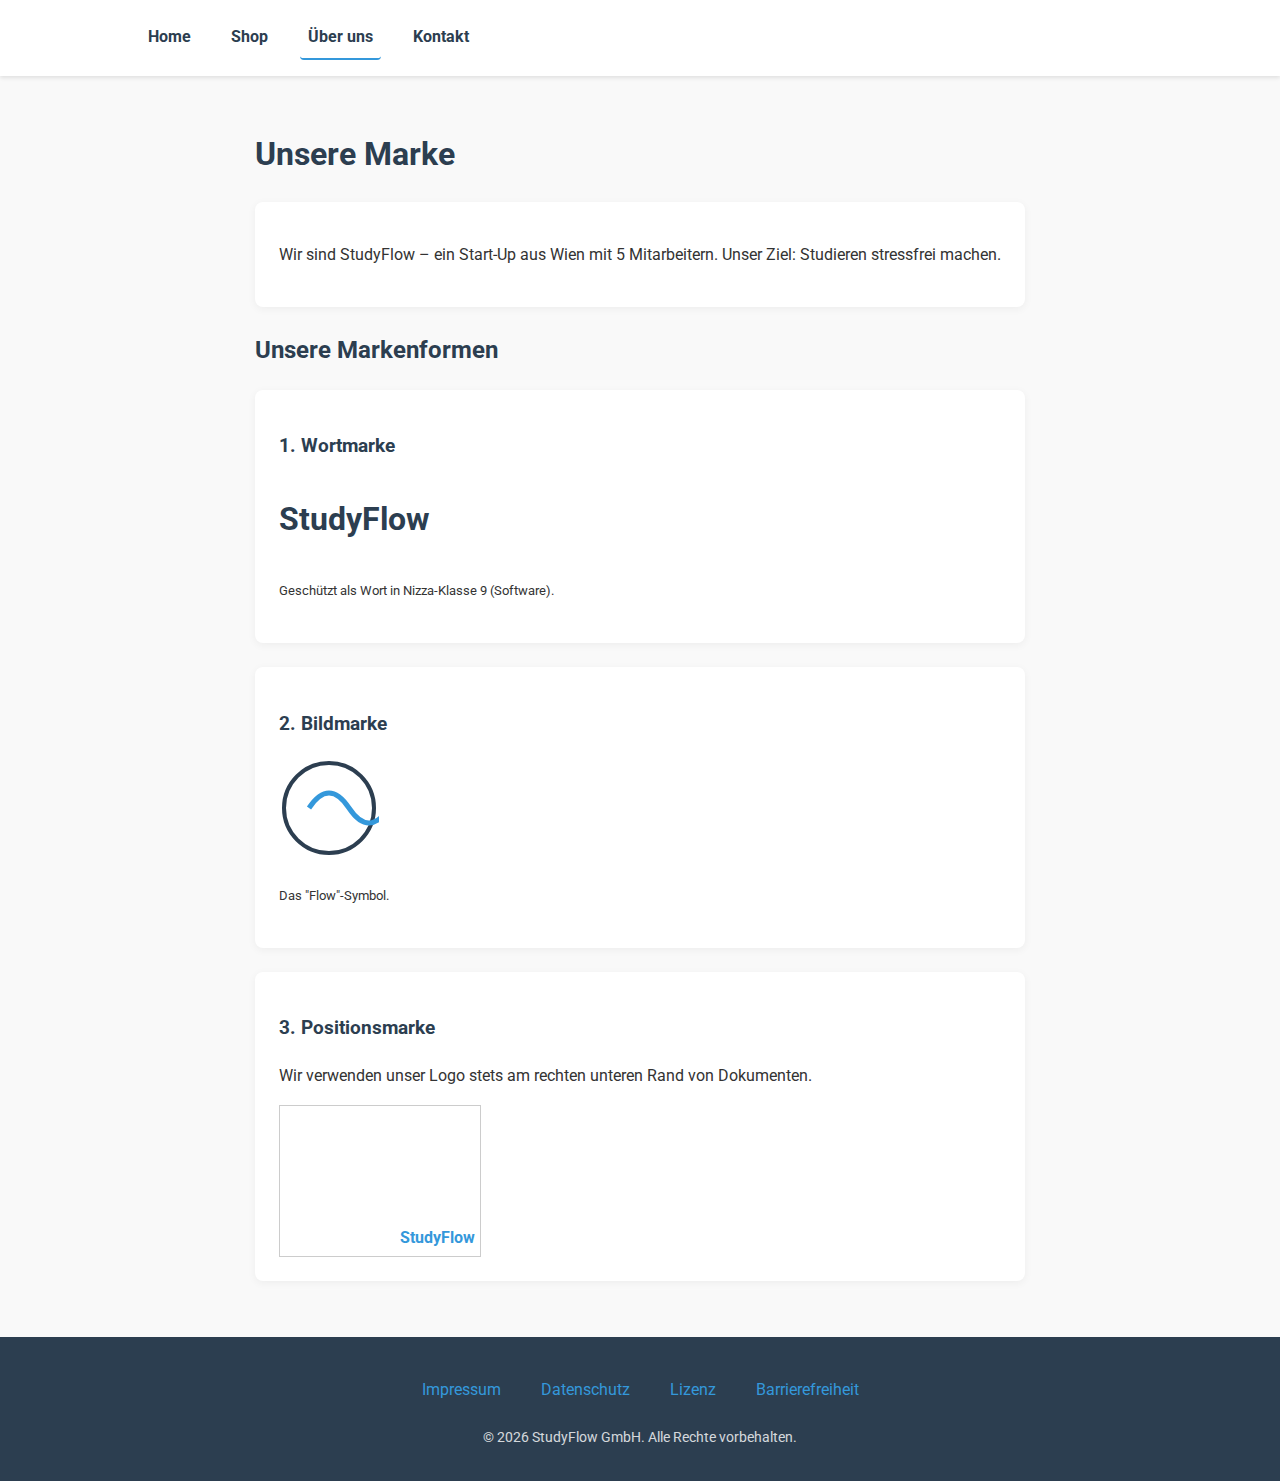
<file: about.html>
<!DOCTYPE html>
<html lang="de">

<head>
    <meta charset="UTF-8">
    <title>Über uns – StudyFlow</title>
    <link rel="stylesheet" href="assets/style.css">
</head>

<body>

    <header>
        <nav>
            <a href="index.html">Home</a>
            <a href="shop.html">Shop</a>
            <a href="about.html" aria-current="page">Über uns</a>
            <a href="kontakt.html">Kontakt</a>
        </nav>
    </header>

    <main>
        <h1>Unsere Marke</h1>
        <div class="card">
            <p>Wir sind StudyFlow – ein Start-Up aus Wien mit 5 Mitarbeitern. Unser Ziel: Studieren stressfrei machen.
            </p>
        </div>

        <h2>Unsere Markenformen</h2>

        <div class="card">
            <h3>1. Wortmarke</h3>
            <p style="font-family: 'Roboto', sans-serif; font-size: 2rem; font-weight: bold; color: #2C3E50;">
                StudyFlow
            </p>
            <p><small>Geschützt als Wort in Nizza-Klasse 9 (Software).</small></p>
        </div>

        <div class="card">
            <h3>2. Bildmarke</h3>
            <svg width="100" height="100" viewBox="0 0 100 100" xmlns="http://www.w3.org/2000/svg" role="img"
                aria-label="StudyFlow Bildmarke">
                <circle cx="50" cy="50" r="45" stroke="#2C3E50" stroke-width="4" fill="none" />
                <path d="M30 50 Q 50 20, 70 50 T 110 50" stroke="#3498DB" stroke-width="5" fill="none" />
            </svg>
            <p><small>Das "Flow"-Symbol.</small></p>
        </div>

        <div class="card">
            <h3>3. Positionsmarke</h3>
            <p>Wir verwenden unser Logo stets am rechten unteren Rand von Dokumenten.</p>
            <div style="border: 1px solid #ccc; width: 200px; height: 150px; position: relative; background: white;">
                <span
                    style="position: absolute; bottom: 5px; right: 5px; color: #3498DB; font-weight:bold;">StudyFlow</span>
            </div>
        </div>
    </main>

    <footer>
        <nav aria-label="Rechtliches">
            <a href="impressum.html">Impressum</a>
            <a href="datenschutz.html">Datenschutz</a>
            <a href="lizenz.html">Lizenz</a>
            <a href="barrierefreiheit.html">Barrierefreiheit</a>
        </nav>

        <p style="font-size: 0.9rem; margin: 0; opacity: 0.8;">
            &copy; 2026 StudyFlow GmbH. Alle Rechte vorbehalten.
        </p>
    </footer>

</body>

</html>
</file>
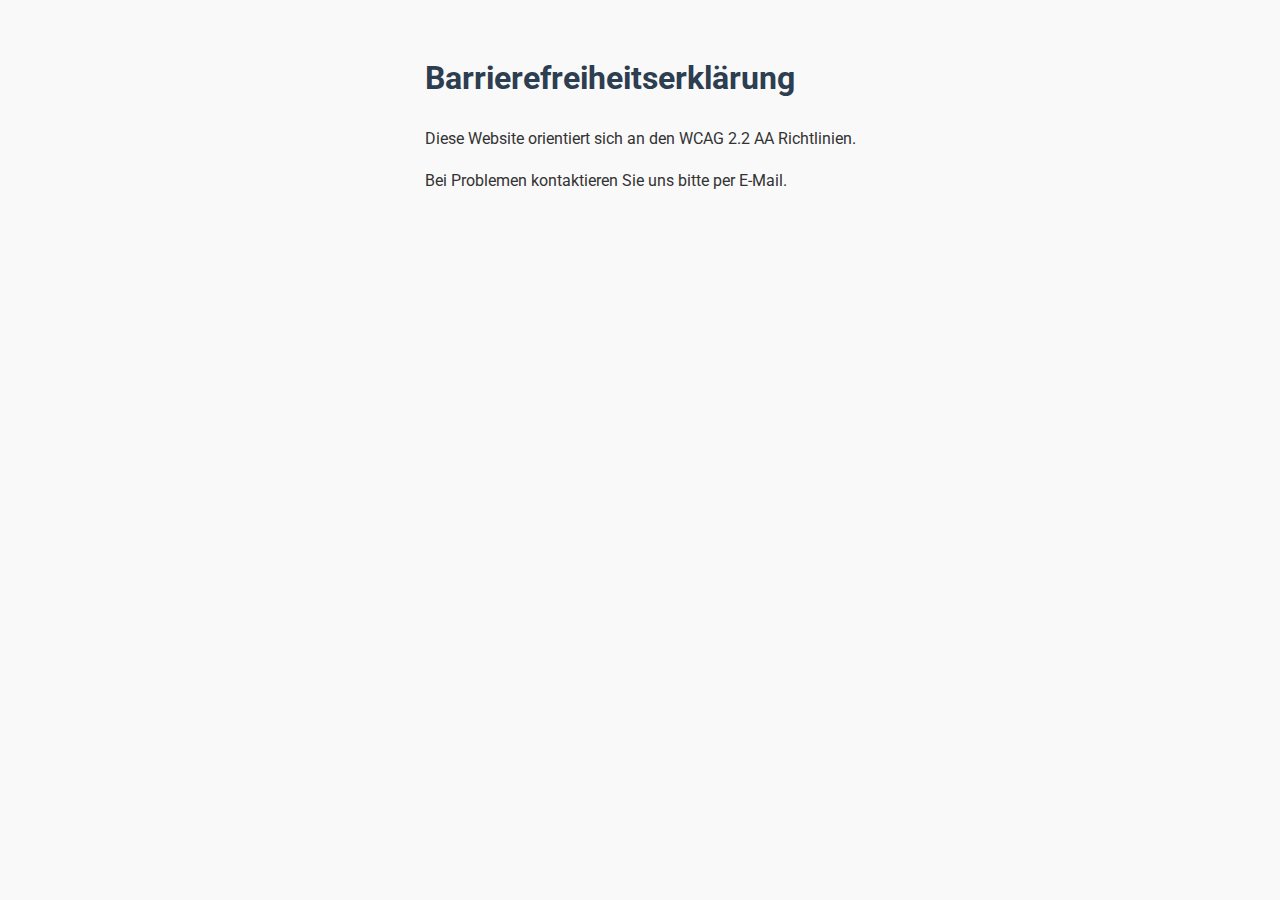
<file: barrierefreiheit.html>
<!DOCTYPE html>
<html lang="de">
<head>
  <meta charset="UTF-8">
  <title>Barrierefreiheit – StudyFlow</title>
  <link rel="stylesheet" href="assets/css/style.css">
</head>
<body>

<main>
  <h1>Barrierefreiheitserklärung</h1>
  <p>Diese Website orientiert sich an den WCAG 2.2 AA Richtlinien.</p>
  <p>Bei Problemen kontaktieren Sie uns bitte per E-Mail.</p>
</main>

</body>
</html>
</file>
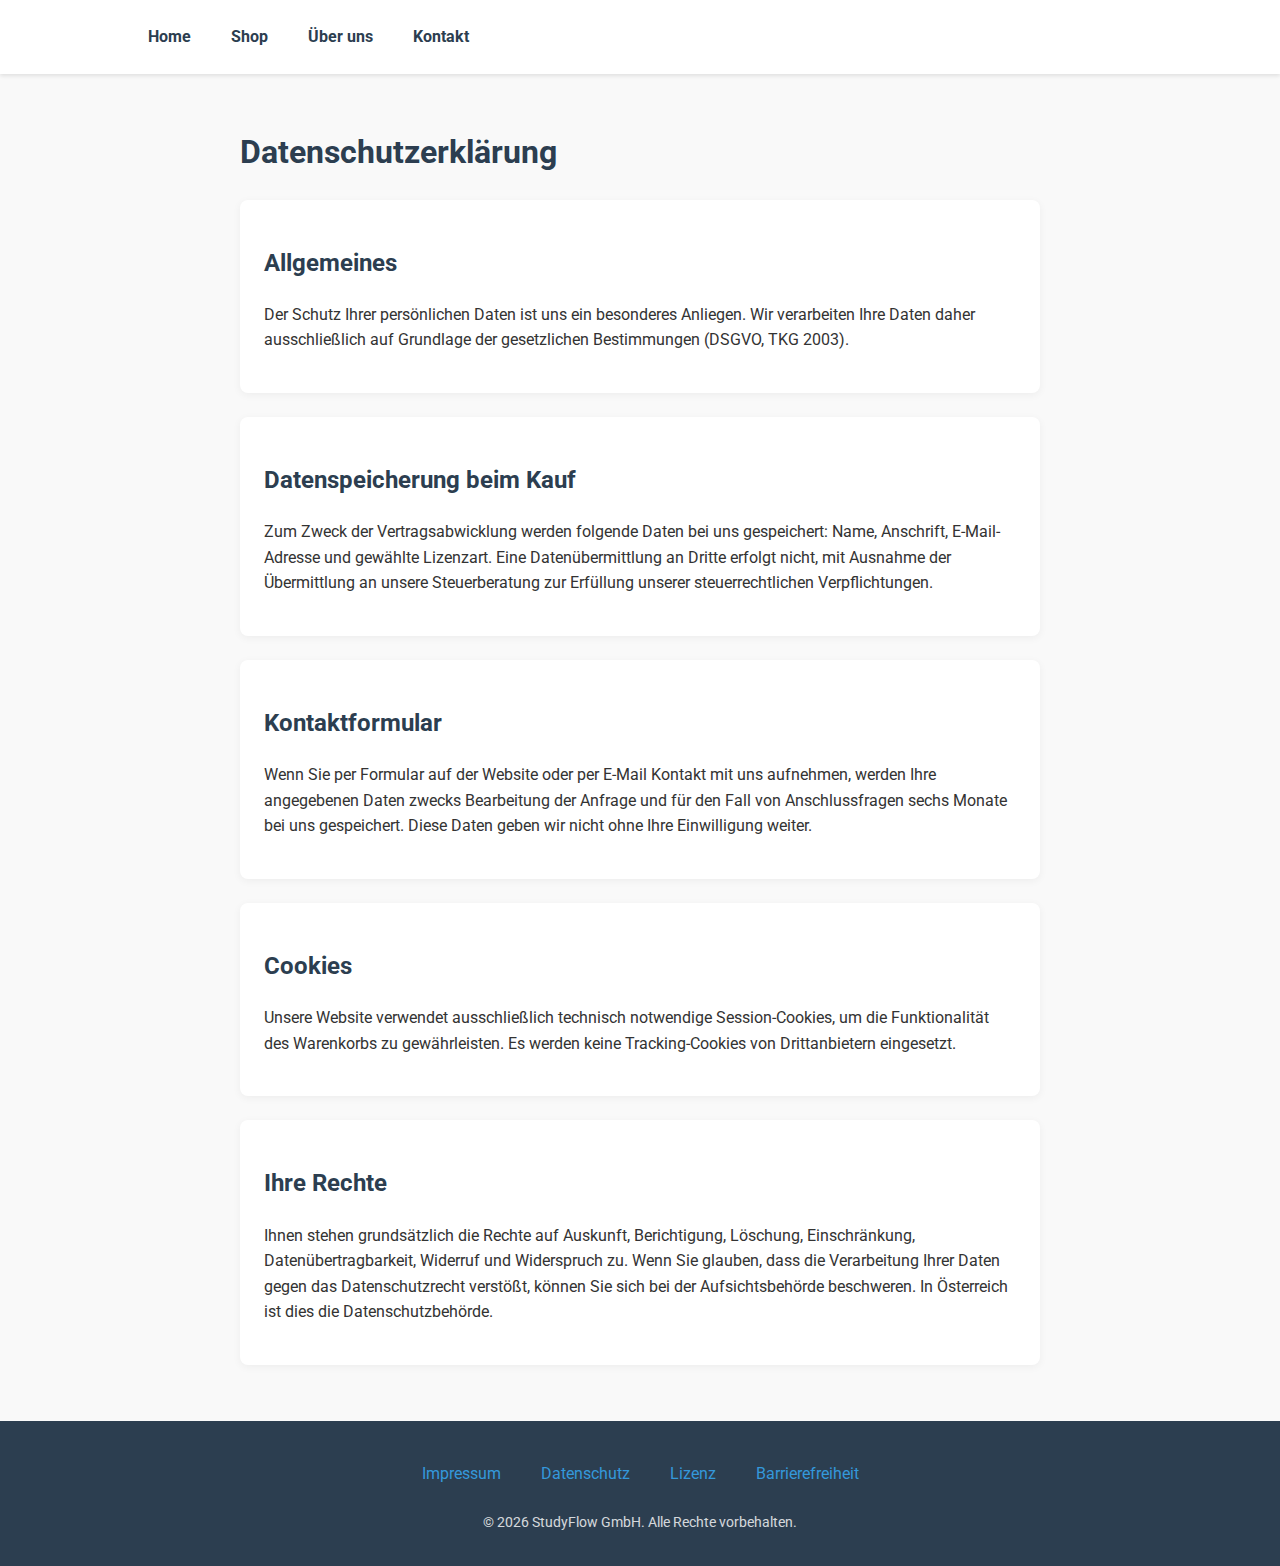
<file: datenschutz.html>
<!DOCTYPE html>
<html lang="de">

<head>
    <meta charset="UTF-8">
    <title>Datenschutz – StudyFlow</title>
    <link rel="stylesheet" href="assets/style.css">
</head>

<body>

    <header>
        <nav>
            <a href="index.html">Home</a>
            <a href="shop.html">Shop</a>
            <a href="about.html">Über uns</a>
            <a href="kontakt.html">Kontakt</a>
        </nav>
    </header>

    <main>
        <h1>Datenschutzerklärung</h1>

        <div class="card">
            <h2>Allgemeines</h2>
            <p>Der Schutz Ihrer persönlichen Daten ist uns ein besonderes Anliegen. Wir verarbeiten Ihre Daten daher
                ausschließlich auf Grundlage der gesetzlichen Bestimmungen (DSGVO, TKG 2003).</p>
        </div>

        <div class="card">
            <h2>Datenspeicherung beim Kauf</h2>
            <p>Zum Zweck der Vertragsabwicklung werden folgende Daten bei uns gespeichert: Name, Anschrift,
                E-Mail-Adresse und gewählte Lizenzart. Eine Datenübermittlung an Dritte erfolgt nicht, mit Ausnahme der
                Übermittlung an unsere Steuerberatung zur Erfüllung unserer steuerrechtlichen Verpflichtungen.</p>
        </div>

        <div class="card">
            <h2>Kontaktformular</h2>
            <p>Wenn Sie per Formular auf der Website oder per E-Mail Kontakt mit uns aufnehmen, werden Ihre angegebenen
                Daten zwecks Bearbeitung der Anfrage und für den Fall von Anschlussfragen sechs Monate bei uns
                gespeichert. Diese Daten geben wir nicht ohne Ihre Einwilligung weiter.</p>
        </div>

        <div class="card">
            <h2>Cookies</h2>
            <p>Unsere Website verwendet ausschließlich technisch notwendige Session-Cookies, um die Funktionalität des
                Warenkorbs zu gewährleisten. Es werden keine Tracking-Cookies von Drittanbietern eingesetzt.</p>
        </div>

        <div class="card">
            <h2>Ihre Rechte</h2>
            <p>Ihnen stehen grundsätzlich die Rechte auf Auskunft, Berichtigung, Löschung, Einschränkung,
                Datenübertragbarkeit, Widerruf und Widerspruch zu. Wenn Sie glauben, dass die Verarbeitung Ihrer Daten
                gegen das Datenschutzrecht verstößt, können Sie sich bei der Aufsichtsbehörde beschweren. In Österreich
                ist dies die Datenschutzbehörde.</p>
        </div>
    </main>

    <footer>
        <nav aria-label="Rechtliches">
            <a href="impressum.html">Impressum</a>
            <a href="datenschutz.html">Datenschutz</a>
            <a href="lizenz.html">Lizenz</a>
            <a href="barrierefreiheit.html">Barrierefreiheit</a>
        </nav>

        <p style="font-size: 0.9rem; margin: 0; opacity: 0.8;">
            &copy; 2026 StudyFlow GmbH. Alle Rechte vorbehalten.
        </p>
    </footer>

</body>

</html>
</file>
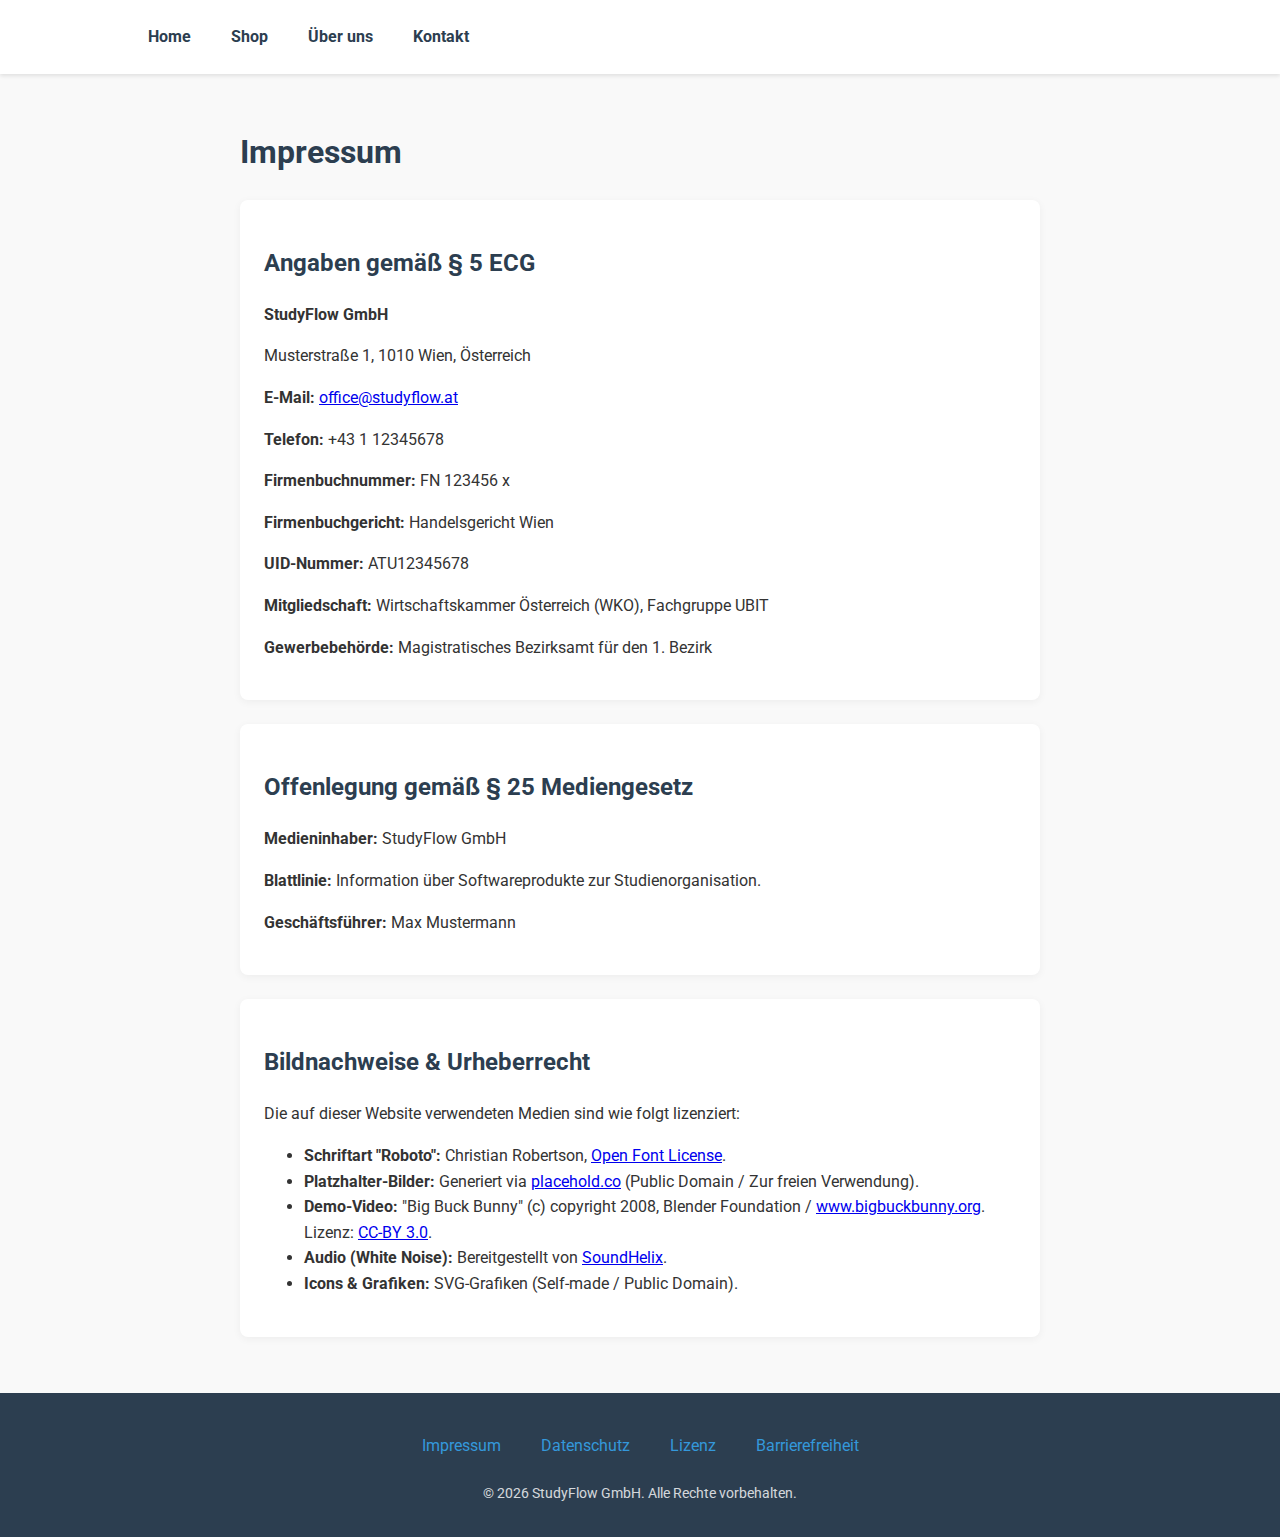
<file: impressum.html>
<!DOCTYPE html>
<html lang="de">

<head>
    <meta charset="UTF-8">
    <title>Impressum – StudyFlow</title>
    <link rel="stylesheet" href="assets/style.css">
</head>

<body>

    <header>
        <nav>
            <a href="index.html">Home</a>
            <a href="shop.html">Shop</a>
            <a href="about.html">Über uns</a>
            <a href="kontakt.html">Kontakt</a>
        </nav>
    </header>

    <main>
        <h1>Impressum</h1>

        <section class="card">
            <h2>Angaben gemäß § 5 ECG</h2>
            <p><strong>StudyFlow GmbH</strong></p>
            <p>Musterstraße 1, 1010 Wien, Österreich</p>
            <p><strong>E-Mail:</strong> <a href="mailto:office@studyflow.at">office@studyflow.at</a></p>
            <p><strong>Telefon:</strong> +43 1 12345678</p>

            <p><strong>Firmenbuchnummer:</strong> FN 123456 x</p>
            <p><strong>Firmenbuchgericht:</strong> Handelsgericht Wien</p>
            <p><strong>UID-Nummer:</strong> ATU12345678</p>

            <p><strong>Mitgliedschaft:</strong> Wirtschaftskammer Österreich (WKO), Fachgruppe UBIT</p>
            <p><strong>Gewerbebehörde:</strong> Magistratisches Bezirksamt für den 1. Bezirk</p>
        </section>

        <section class="card">
            <h2>Offenlegung gemäß § 25 Mediengesetz</h2>
            <p><strong>Medieninhaber:</strong> StudyFlow GmbH</p>
            <p><strong>Blattlinie:</strong> Information über Softwareprodukte zur Studienorganisation.</p>
            <p><strong>Geschäftsführer:</strong> Max Mustermann</p>
        </section>

        <section class="card">
            <h2>Bildnachweise & Urheberrecht</h2>
            <p>Die auf dieser Website verwendeten Medien sind wie folgt lizenziert:</p>
            <ul>
                <li>
                    <strong>Schriftart "Roboto":</strong>
                    Christian Robertson, <a href="https://scripts.sil.org/OFL" target="_blank">Open Font License</a>.
                </li>

                <li>
                    <strong>Platzhalter-Bilder:</strong>
                    Generiert via <a href="https://placehold.co" target="_blank">placehold.co</a> (Public Domain / Zur
                    freien Verwendung).
                </li>

                <li>
                    <strong>Demo-Video:</strong>
                    "Big Buck Bunny" (c) copyright 2008, Blender Foundation /
                    <a href="https://www.bigbuckbunny.org" target="_blank">www.bigbuckbunny.org</a>.
                    Lizenz: <a href="https://creativecommons.org/licenses/by/3.0/" target="_blank">CC-BY 3.0</a>.
                </li>

                <li>
                    <strong>Audio (White Noise):</strong>
                    Bereitgestellt von <a href="https://www.soundhelix.com" target="_blank">SoundHelix</a>.
                </li>

                <li>
                    <strong>Icons & Grafiken:</strong>
                    SVG-Grafiken (Self-made / Public Domain).
                </li>
            </ul>
        </section>
    </main>

    <footer>
        <nav aria-label="Rechtliches">
            <a href="impressum.html">Impressum</a>
            <a href="datenschutz.html">Datenschutz</a>
            <a href="lizenz.html">Lizenz</a>
            <a href="barrierefreiheit.html">Barrierefreiheit</a>
        </nav>

        <p style="font-size: 0.9rem; margin: 0; opacity: 0.8;">
            &copy; 2026 StudyFlow GmbH. Alle Rechte vorbehalten.
        </p>
    </footer>

</body>

</html>
</file>
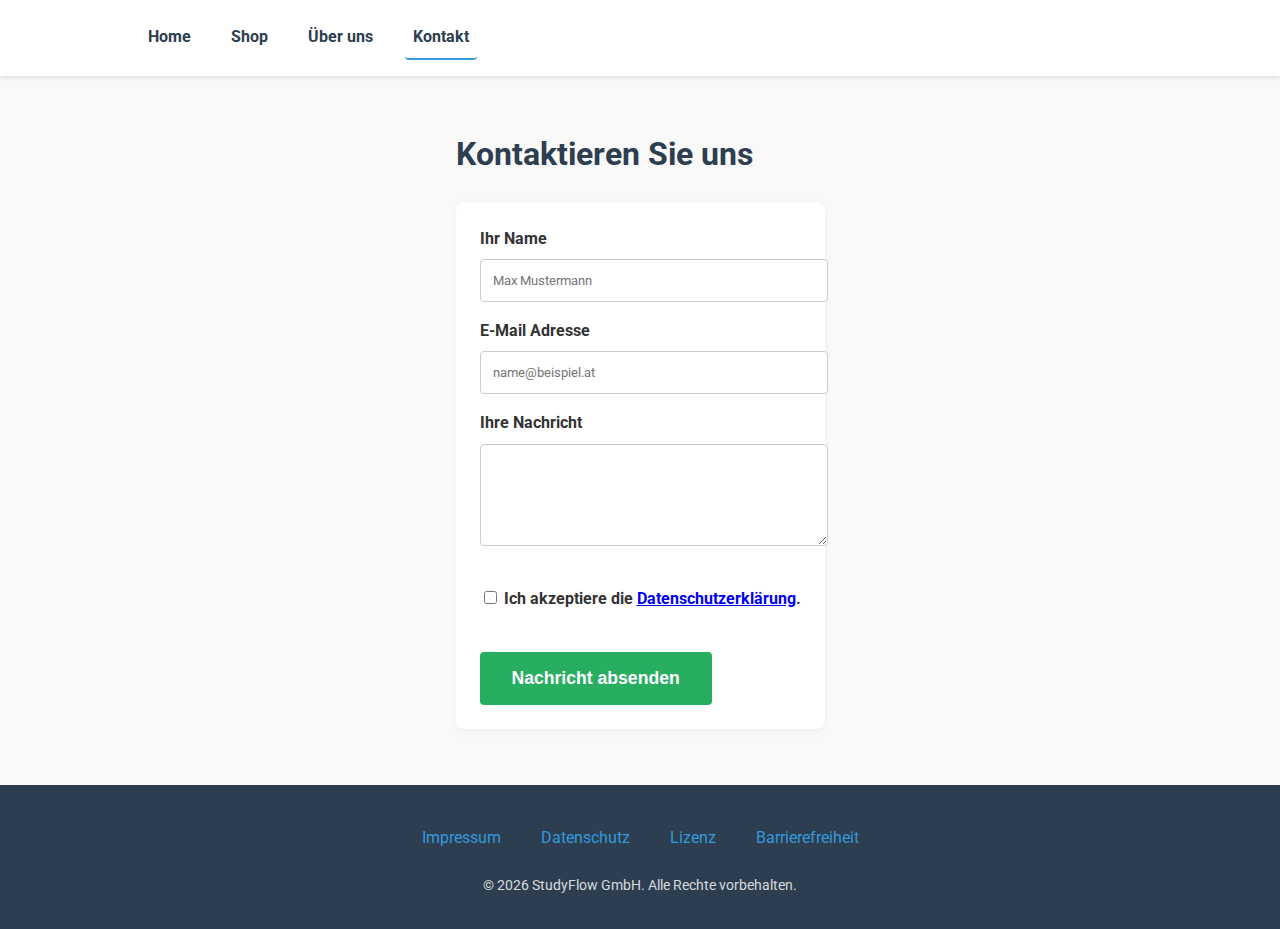
<file: kontakt.html>
<!DOCTYPE html>
<html lang="de">

<head>
    <meta charset="UTF-8">
    <title>Kontakt – StudyFlow</title>
    <link rel="stylesheet" href="assets/style.css">
</head>

<body>

    <header>
        <nav>
            <a href="index.html">Home</a>
            <a href="shop.html">Shop</a>
            <a href="about.html">Über uns</a>
            <a href="kontakt.html" aria-current="page">Kontakt</a>
        </nav>
    </header>

    <main>
        <h1>Kontaktieren Sie uns</h1>

        <div class="card">
            <form onsubmit="alert('Danke! Ihre Nachricht wurde an das (simulierte) Backend gesendet.'); return false;">

                <div>
                    <label for="name">Ihr Name</label>
                    <input type="text" id="name" name="name" required placeholder="Max Mustermann">
                </div>

                <div>
                    <label for="email">E-Mail Adresse</label>
                    <input type="email" id="email" name="email" required placeholder="name@beispiel.at">
                </div>

                <div>
                    <label for="message">Ihre Nachricht</label>
                    <textarea id="message" name="message" rows="5" required></textarea>
                </div>

                <div style="margin: 1rem 0;">
                    <input type="checkbox" id="dsgvo" required style="width:auto;">
                    <label for="dsgvo" style="display:inline;">Ich akzeptiere die <a
                            href="datenschutz.html">Datenschutzerklärung</a>.</label>
                </div>

                <button type="submit">Nachricht absenden</button>
            </form>
        </div>
    </main>

    <footer>
        <nav aria-label="Rechtliches">
            <a href="impressum.html">Impressum</a>
            <a href="datenschutz.html">Datenschutz</a>
            <a href="lizenz.html">Lizenz</a>
            <a href="barrierefreiheit.html">Barrierefreiheit</a>
        </nav>

        <p style="font-size: 0.9rem; margin: 0; opacity: 0.8;">
            &copy; 2026 StudyFlow GmbH. Alle Rechte vorbehalten.
        </p>
    </footer>

</body>

</html>
</file>
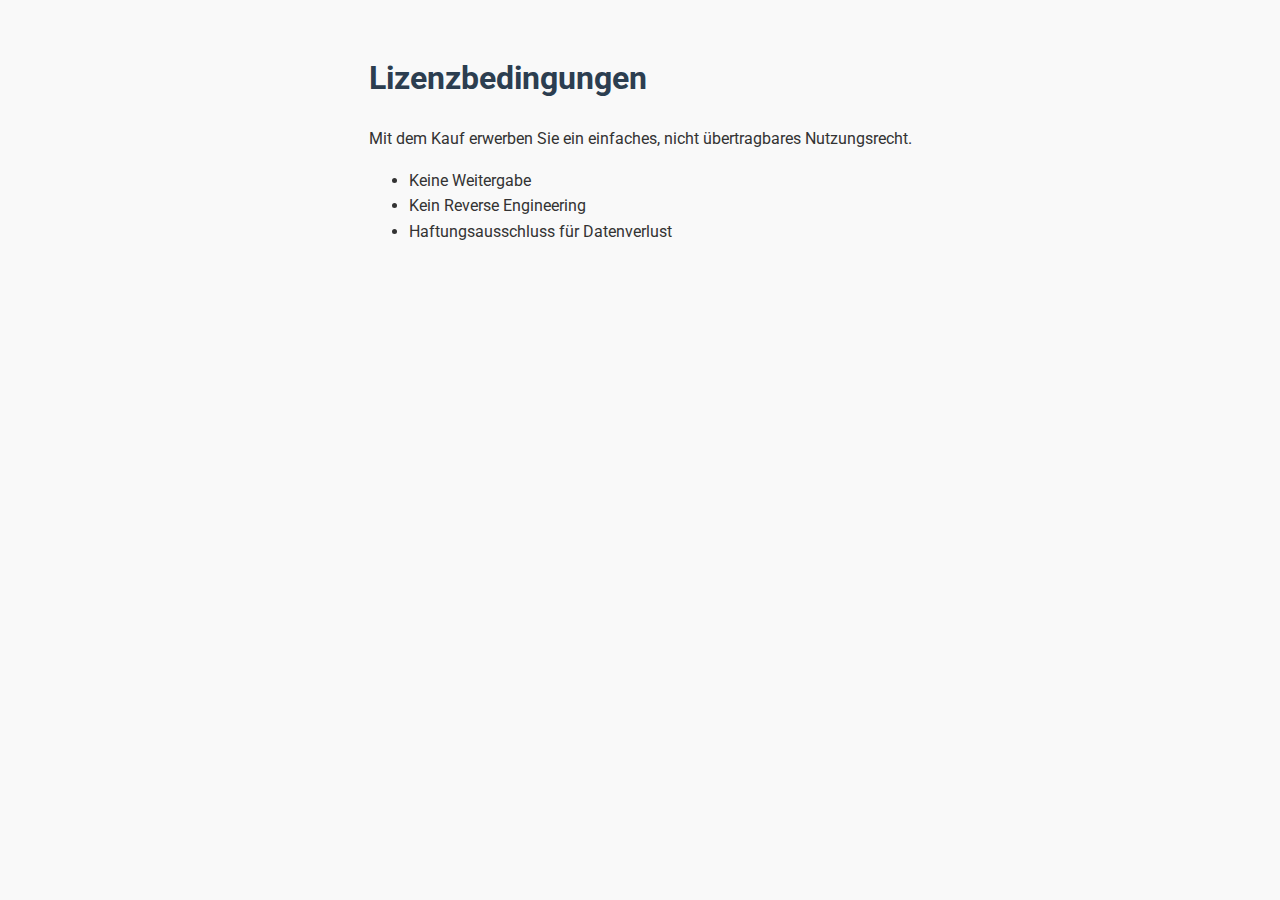
<file: lizenz.html>
<!DOCTYPE html>
<html lang="de">
<head>
  <meta charset="UTF-8">
  <title>Lizenz – StudyFlow</title>
  <link rel="stylesheet" href="assets/css/style.css">
</head>
<body>

<main>
  <h1>Lizenzbedingungen</h1>
  <p>Mit dem Kauf erwerben Sie ein einfaches, nicht übertragbares Nutzungsrecht.</p>
  <ul>
    <li>Keine Weitergabe</li>
    <li>Kein Reverse Engineering</li>
    <li>Haftungsausschluss für Datenverlust</li>
  </ul>
</main>

</body>
</html>
</file>
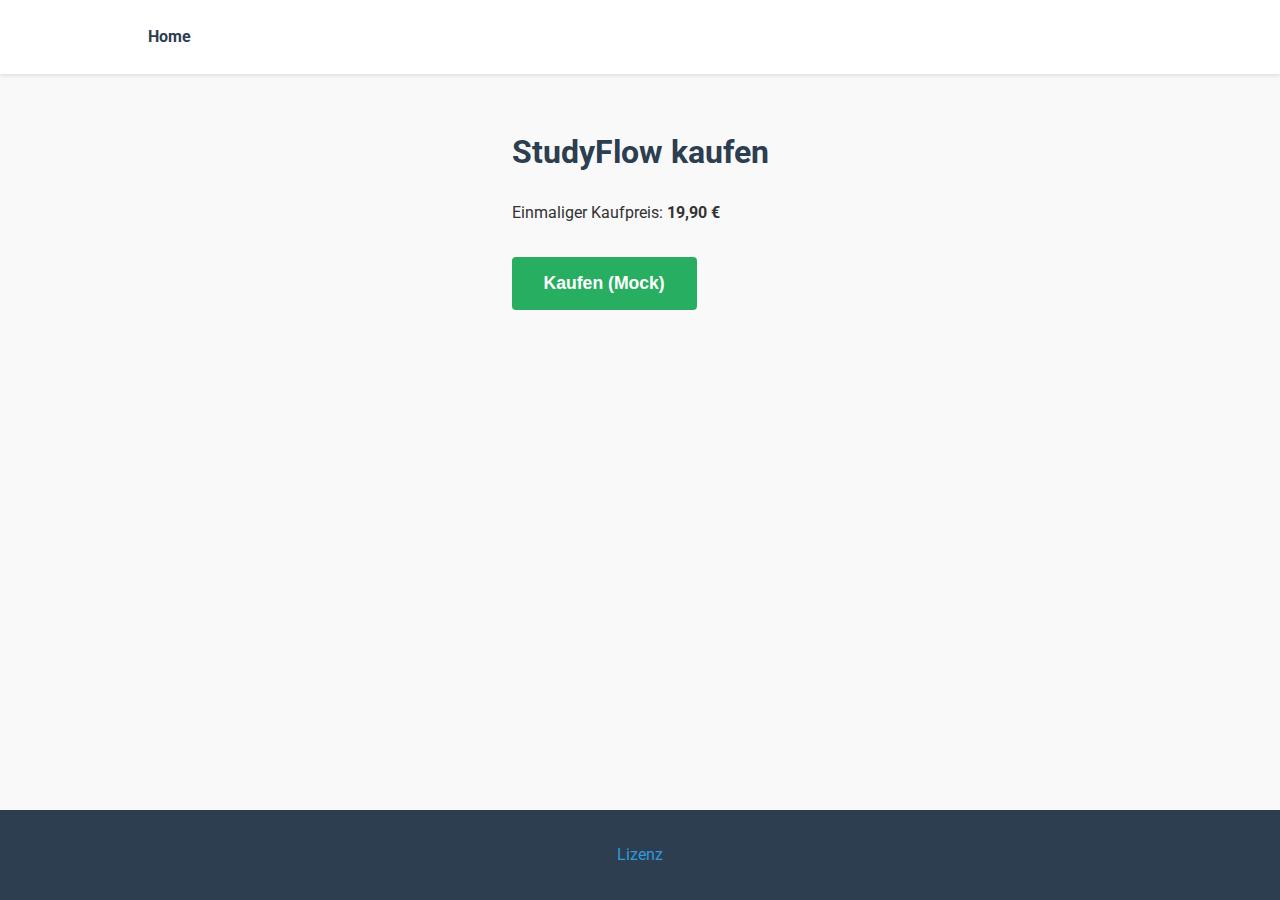
<file: shop.html>
<!DOCTYPE html>
<html lang="de">
<head>
  <meta charset="UTF-8">
  <title>Shop – StudyFlow</title>
  <link rel="stylesheet" href="assets/css/style.css">
</head>
<body>

<header><nav><a href="index.html">Home</a></nav></header>

<main>
  <h1>StudyFlow kaufen</h1>
  <p>Einmaliger Kaufpreis: <strong>19,90 €</strong></p>
  <button>Kaufen (Mock)</button>
</main>

<footer>
  <a href="lizenz.html">Lizenz</a>
</footer>

</body>
</html>
</file>
<file: assets/style.css>
@import url('https://fonts.googleapis.com/css2?family=Roboto:wght@300;400;700&display=swap');

:root {
    --primary-color: #2C3E50;
    --accent-color: #3498DB;
    --bg-color: #F9F9F9;
    --surface-color: #FFFFFF;
    --text-color: #333333;
    --error-color: #E74C3C;
    --success-color: #27AE60;
}

body {
    font-family: 'Roboto', sans-serif;
    background-color: var(--bg-color);
    color: var(--text-color);
    margin: 0;
    padding: 0;
    line-height: 1.6;
    display: flex;
    flex-direction: column;
    min-height: 100vh;
}

header {
    background-color: var(--surface-color);
    box-shadow: 0 2px 4px rgba(0, 0, 0, 0.1);
    padding: 1rem 0;
}

nav {
    max-width: 1000px;
    margin: 0 auto;
    padding: 0 1rem;
    display: flex;
    gap: 1.5rem;
}

nav a {
    text-decoration: none;
    color: var(--primary-color);
    font-weight: 700;
    padding: 0.5rem;
    border-radius: 4px;
    transition: background 0.3s;
}

nav a:hover,
nav a:focus {
    background-color: var(--accent-color);
    color: white;
    outline: 2px solid var(--primary-color);
}

nav a[aria-current="page"] {
    border-bottom: 2px solid var(--accent-color);
}

main {
    max-width: 800px;
    margin: 2rem auto;
    padding: 0 1rem;
    flex: 1;
}

h1,
h2,
h3 {
    color: var(--primary-color);
}

.card {
    background: var(--surface-color);
    padding: 1.5rem;
    border-radius: 8px;
    box-shadow: 0 2px 8px rgba(0, 0, 0, 0.05);
    margin-bottom: 1.5rem;
}

.checkout-box {
    border: 2px solid var(--accent-color);
    padding: 2rem;
    background: white;
    border-radius: 8px;
    text-align: center;
}

.price-tag {
    font-size: 2rem;
    color: var(--primary-color);
    font-weight: bold;
    display: block;
    margin: 1rem 0;
}

button {
    background-color: var(--success-color);
    color: white;
    border: none;
    padding: 1rem 2rem;
    font-size: 1.1rem;
    font-weight: bold;
    border-radius: 4px;
    cursor: pointer;
    margin-top: 1rem;
}

button:hover {
    filter: brightness(1.1);
}

input,
textarea {
    width: 100%;
    padding: 0.8rem;
    margin-bottom: 1rem;
    border: 1px solid #ccc;
    border-radius: 4px;
    font-family: inherit;
}

label {
    font-weight: bold;
    display: block;
    margin-bottom: 0.5rem;
}

footer {
    background-color: var(--primary-color);
    color: white;
    padding: 2rem 1rem;
    margin-top: auto;

    display: flex;
    flex-direction: column;
    align-items: center;
    justify-content: center;
    gap: 1rem;
}

footer nav {
    display: flex;
    gap: 1.5rem;
    flex-wrap: wrap;
    justify-content: center;
}

footer a {
    color: var(--accent-color);
    text-decoration: none;
    font-weight: normal;
}

footer a:hover {
    color: white;
    text-decoration: underline;
}
</file>
<file: assets/css/style.css>
@import url('https://fonts.googleapis.com/css2?family=Roboto:wght@300;400;700&display=swap');

:root {
    --primary-color: #2C3E50;
    --accent-color: #3498DB;
    --bg-color: #F9F9F9;
    --surface-color: #FFFFFF;
    --text-color: #333333;
    --error-color: #E74C3C;
    --success-color: #27AE60;
}

body {
    font-family: 'Roboto', sans-serif;
    background-color: var(--bg-color);
    color: var(--text-color);
    margin: 0;
    padding: 0;
    line-height: 1.6;
    display: flex;
    flex-direction: column;
    min-height: 100vh;
}

header {
    background-color: var(--surface-color);
    box-shadow: 0 2px 4px rgba(0, 0, 0, 0.1);
    padding: 1rem 0;
}

nav {
    max-width: 1000px;
    margin: 0 auto;
    padding: 0 1rem;
    display: flex;
    gap: 1.5rem;
}

nav a {
    text-decoration: none;
    color: var(--primary-color);
    font-weight: 700;
    padding: 0.5rem;
    border-radius: 4px;
    transition: background 0.3s;
}

nav a:hover,
nav a:focus {
    background-color: var(--accent-color);
    color: white;
    outline: 2px solid var(--primary-color);
}

nav a[aria-current="page"] {
    border-bottom: 2px solid var(--accent-color);
}

main {
    max-width: 800px;
    margin: 2rem auto;
    padding: 0 1rem;
    flex: 1;
}

h1,
h2,
h3 {
    color: var(--primary-color);
}

.card {
    background: var(--surface-color);
    padding: 1.5rem;
    border-radius: 8px;
    box-shadow: 0 2px 8px rgba(0, 0, 0, 0.05);
    margin-bottom: 1.5rem;
}

.checkout-box {
    border: 2px solid var(--accent-color);
    padding: 2rem;
    background: white;
    border-radius: 8px;
    text-align: center;
}

.price-tag {
    font-size: 2rem;
    color: var(--primary-color);
    font-weight: bold;
    display: block;
    margin: 1rem 0;
}

button {
    background-color: var(--success-color);
    color: white;
    border: none;
    padding: 1rem 2rem;
    font-size: 1.1rem;
    font-weight: bold;
    border-radius: 4px;
    cursor: pointer;
    margin-top: 1rem;
}

button:hover {
    filter: brightness(1.1);
}

input,
textarea {
    width: 100%;
    padding: 0.8rem;
    margin-bottom: 1rem;
    border: 1px solid #ccc;
    border-radius: 4px;
    font-family: inherit;
}

label {
    font-weight: bold;
    display: block;
    margin-bottom: 0.5rem;
}

footer {
    background-color: var(--primary-color);
    color: white;
    padding: 2rem 1rem;
    margin-top: auto;

    display: flex;
    flex-direction: column;
    align-items: center;
    justify-content: center;
    gap: 1rem;
}

footer nav {
    display: flex;
    gap: 1.5rem;
    flex-wrap: wrap;
    justify-content: center;
}

footer a {
    color: var(--accent-color);
    text-decoration: none;
    font-weight: normal;
}

footer a:hover {
    color: white;
    text-decoration: underline;
}
</file>
